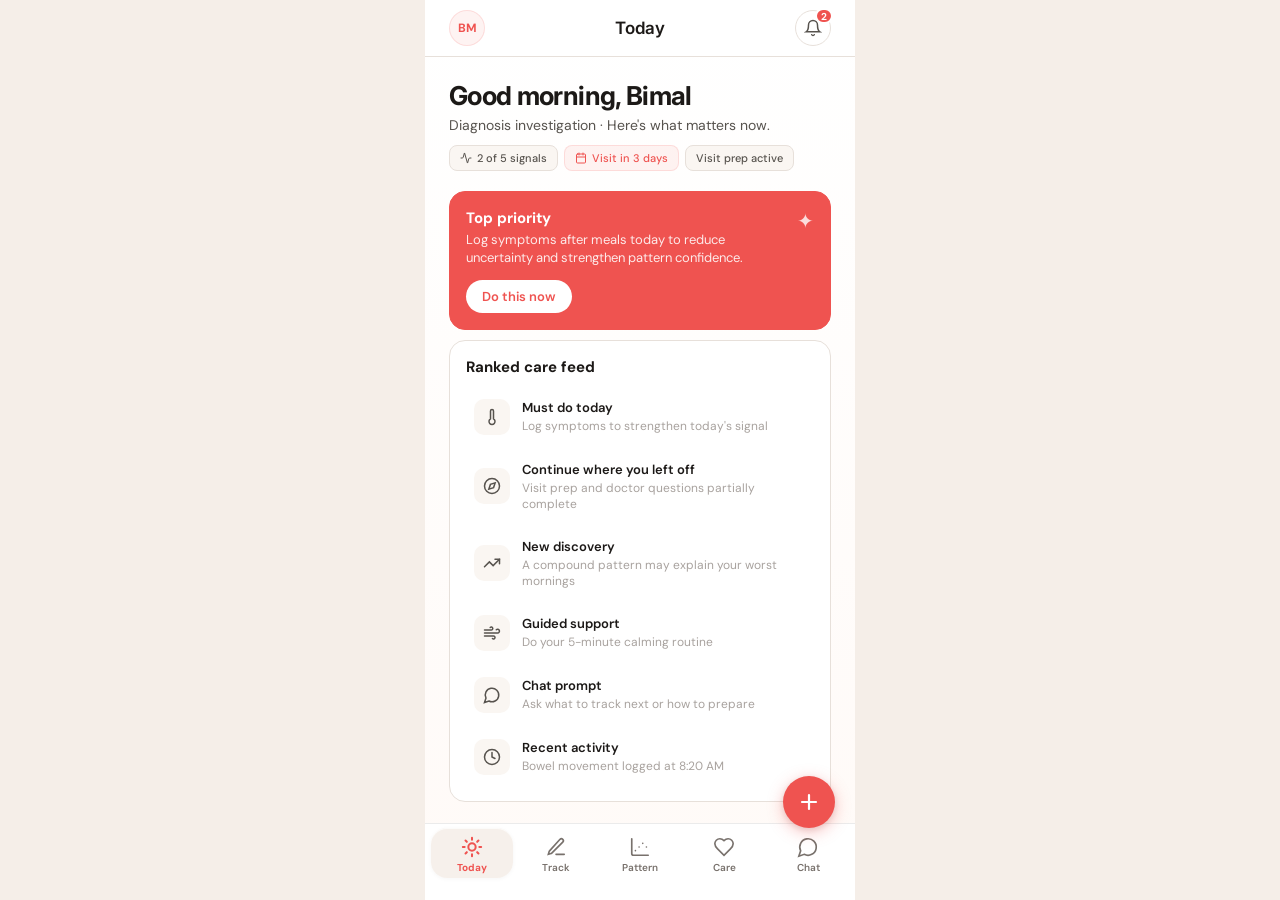
<file: index.html>
<!DOCTYPE html>
<html lang="en">
<head>
  <meta charset="UTF-8">
  <meta name="viewport" content="width=device-width, initial-scale=1.0, maximum-scale=1.0, user-scalable=no">
  <title>Gutsphere — Constipation</title>
  <link rel="preconnect" href="https://fonts.googleapis.com">
  <link href="https://fonts.googleapis.com/css2?family=DM+Sans:ital,wght@0,400;0,500;0,600;0,700;1,400&family=Inter:wght@400;500;600;700&display=swap" rel="stylesheet">
  <link rel="stylesheet" href="shared/styles.css">
</head>
<body>
  <script type="module">
    import { boot } from './shared/shell.js';
    import data from './conditions/constipation.js';
    boot(data);
  </script>
</body>
</html>
</file>
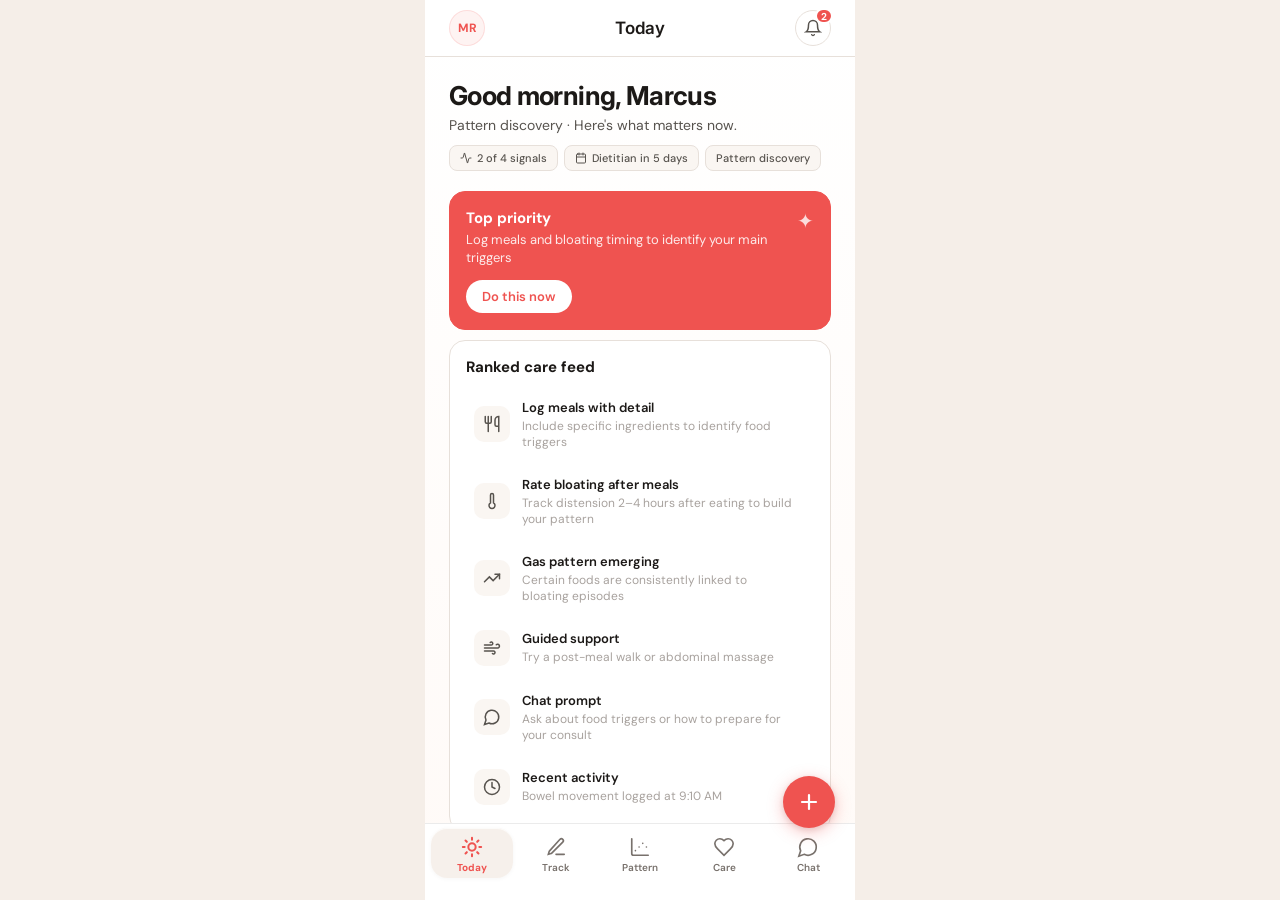
<file: bloating/index.html>
<!DOCTYPE html>
<html lang="en">
<head>
  <meta charset="UTF-8">
  <meta name="viewport" content="width=device-width, initial-scale=1.0, maximum-scale=1.0, user-scalable=no">
  <title>Gutsphere — Bloating</title>
  <link rel="preconnect" href="https://fonts.googleapis.com">
  <link href="https://fonts.googleapis.com/css2?family=DM+Sans:ital,wght@0,400;0,500;0,600;0,700;1,400&family=Inter:wght@400;500;600;700&display=swap" rel="stylesheet">
  <link rel="stylesheet" href="../shared/styles.css">
</head>
<body>
  <script type="module">
    import { boot } from '../shared/shell.js';
    import data from '../conditions/bloating.js';
    boot(data);
  </script>
</body>
</html>
</file>
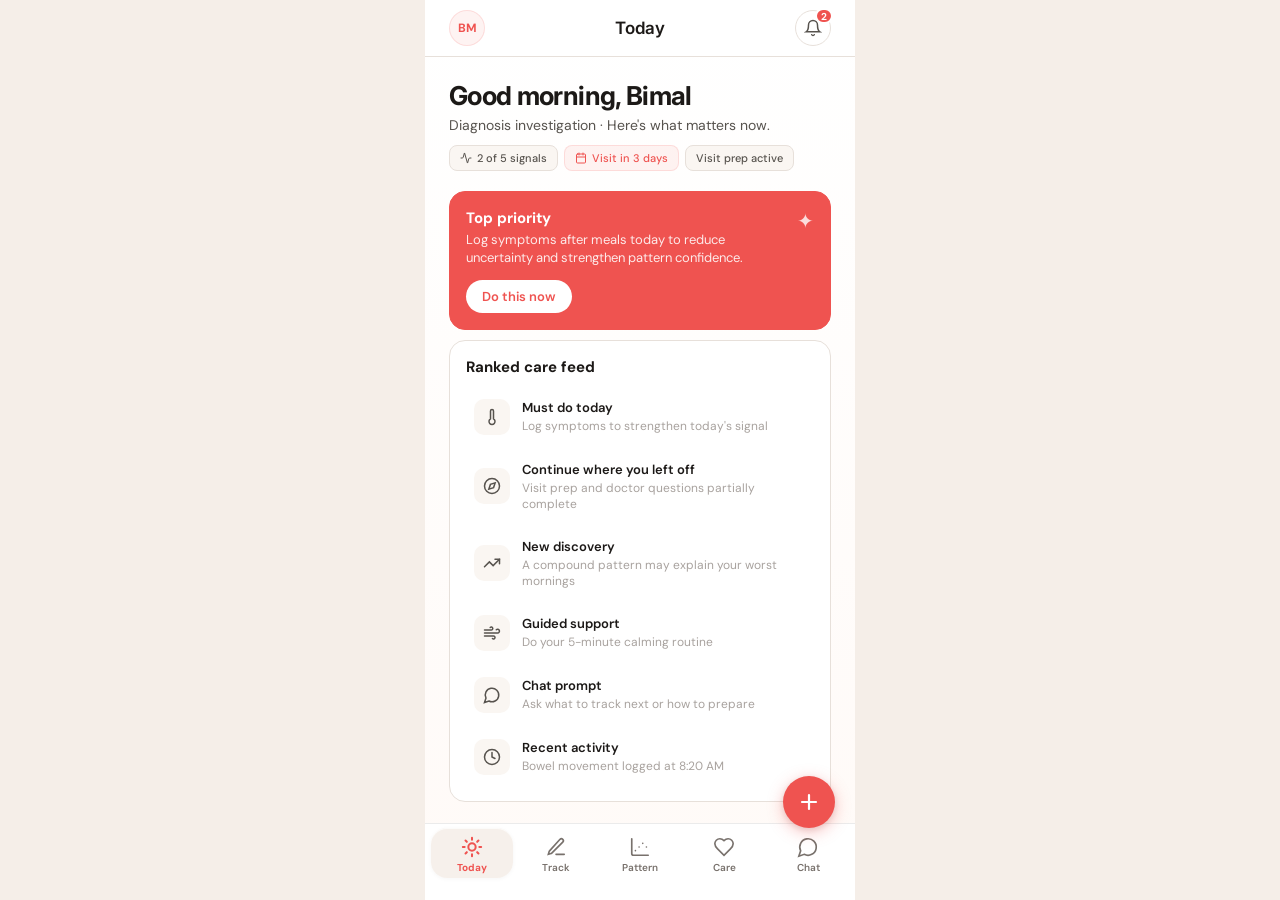
<file: constipation/index.html>
<!DOCTYPE html>
<html lang="en">
<head>
  <meta charset="UTF-8">
  <meta name="viewport" content="width=device-width, initial-scale=1.0, maximum-scale=1.0, user-scalable=no">
  <title>Gutsphere — Constipation</title>
  <link rel="preconnect" href="https://fonts.googleapis.com">
  <link href="https://fonts.googleapis.com/css2?family=DM+Sans:ital,wght@0,400;0,500;0,600;0,700;1,400&family=Inter:wght@400;500;600;700&display=swap" rel="stylesheet">
  <link rel="stylesheet" href="../shared/styles.css">
</head>
<body>
  <script type="module">
    import { boot } from '../shared/shell.js';
    import data from '../conditions/constipation.js';
    boot(data);
  </script>
</body>
</html>
</file>
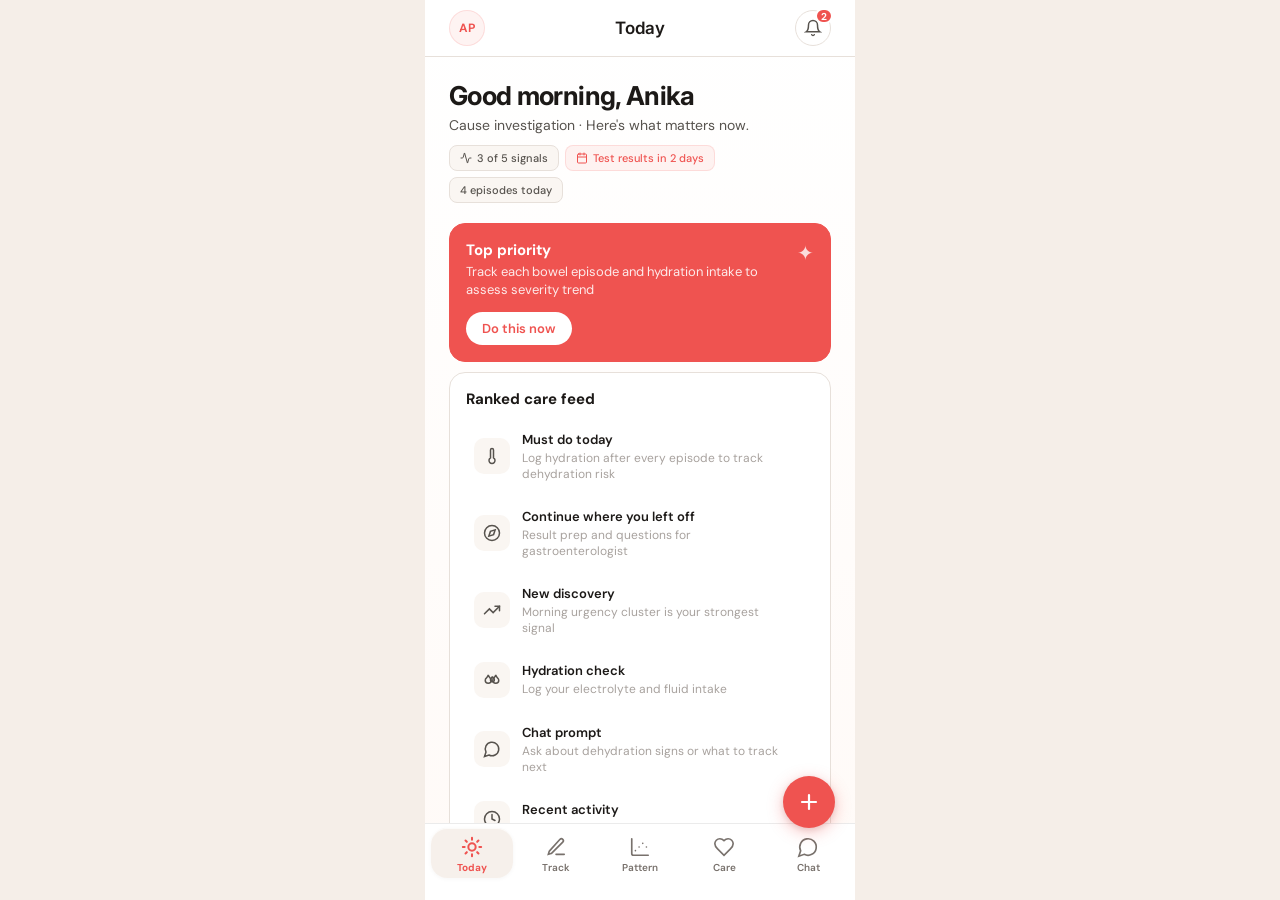
<file: diarrhea/index.html>
<!DOCTYPE html>
<html lang="en">
<head>
  <meta charset="UTF-8">
  <meta name="viewport" content="width=device-width, initial-scale=1.0, maximum-scale=1.0, user-scalable=no">
  <title>Gutsphere — Diarrhea</title>
  <link rel="preconnect" href="https://fonts.googleapis.com">
  <link href="https://fonts.googleapis.com/css2?family=DM+Sans:ital,wght@0,400;0,500;0,600;0,700;1,400&family=Inter:wght@400;500;600;700&display=swap" rel="stylesheet">
  <link rel="stylesheet" href="../shared/styles.css">
</head>
<body>
  <script type="module">
    import { boot } from '../shared/shell.js';
    import data from '../conditions/diarrhea.js';
    boot(data);
  </script>
</body>
</html>
</file>
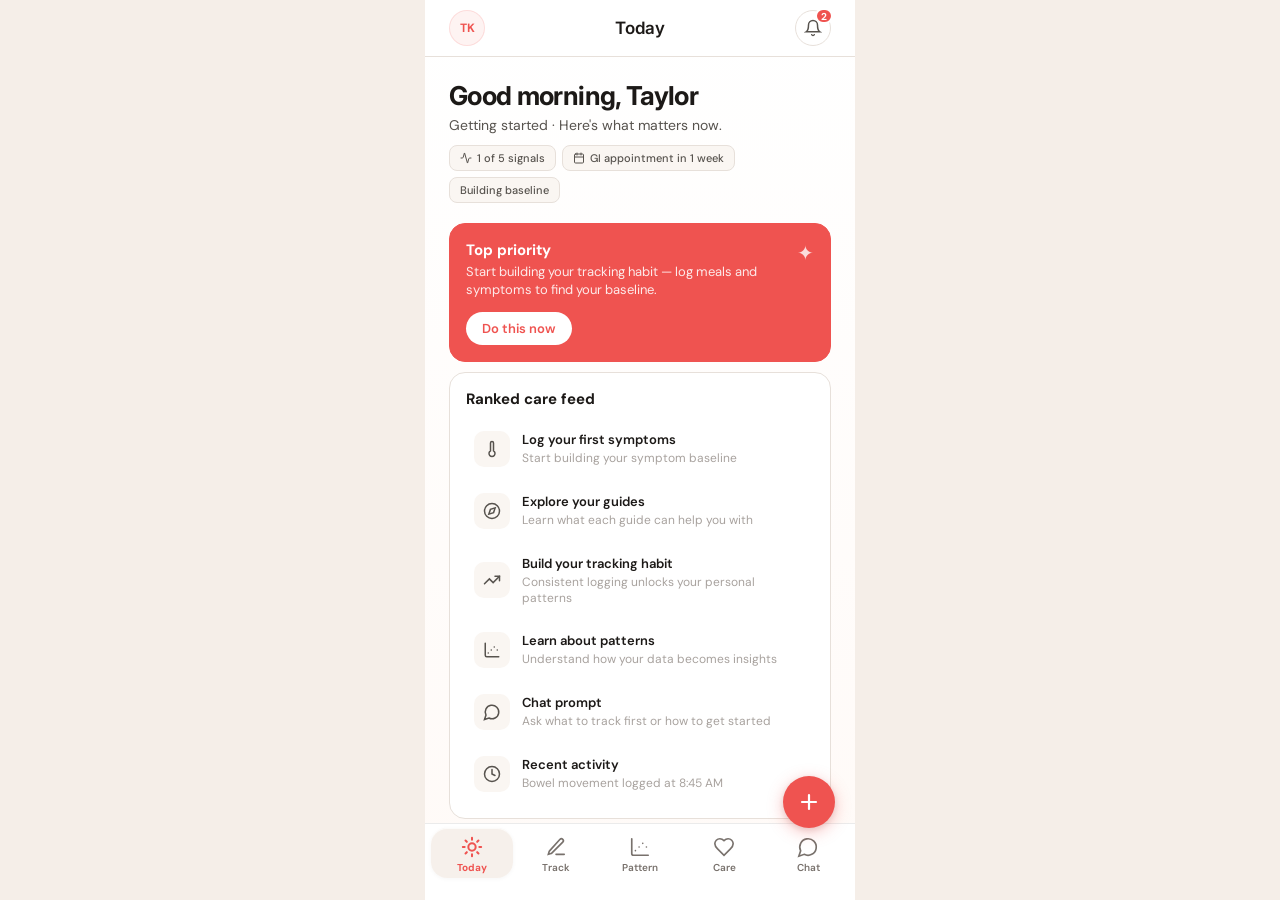
<file: general/index.html>
<!DOCTYPE html>
<html lang="en">
<head>
  <meta charset="UTF-8">
  <meta name="viewport" content="width=device-width, initial-scale=1.0, maximum-scale=1.0, user-scalable=no">
  <title>Gutsphere — General Gut Health</title>
  <link rel="preconnect" href="https://fonts.googleapis.com">
  <link href="https://fonts.googleapis.com/css2?family=DM+Sans:ital,wght@0,400;0,500;0,600;0,700;1,400&family=Inter:wght@400;500;600;700&display=swap" rel="stylesheet">
  <link rel="stylesheet" href="../shared/styles.css">
</head>
<body>
  <script type="module">
    import { boot } from '../shared/shell.js';
    import data from '../conditions/general.js';
    boot(data);
  </script>
</body>
</html>
</file>
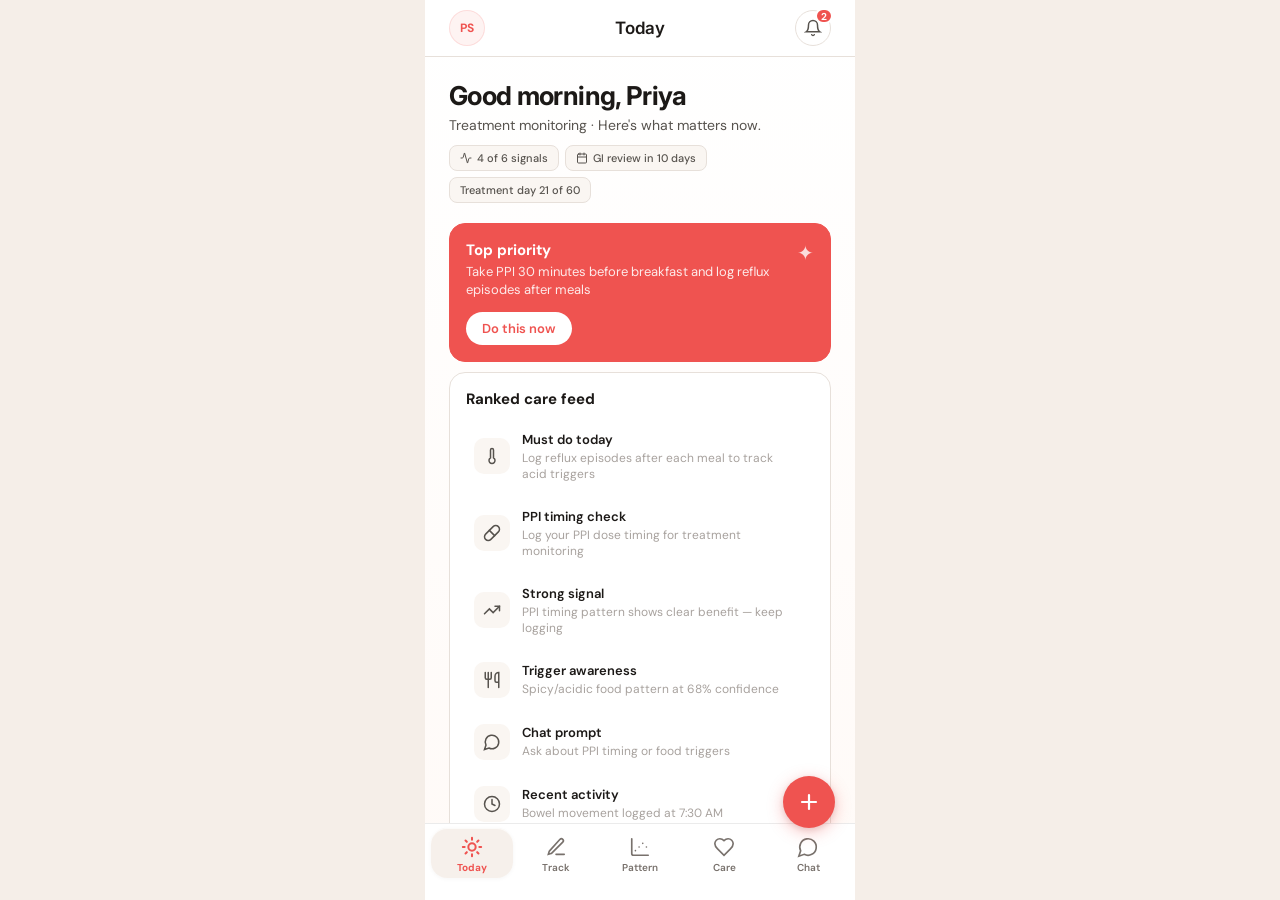
<file: gerd/index.html>
<!DOCTYPE html>
<html lang="en">
<head>
  <meta charset="UTF-8">
  <meta name="viewport" content="width=device-width, initial-scale=1.0, maximum-scale=1.0, user-scalable=no">
  <title>Gutsphere — GERD</title>
  <link rel="preconnect" href="https://fonts.googleapis.com">
  <link href="https://fonts.googleapis.com/css2?family=DM+Sans:ital,wght@0,400;0,500;0,600;0,700;1,400&family=Inter:wght@400;500;600;700&display=swap" rel="stylesheet">
  <link rel="stylesheet" href="../shared/styles.css">
</head>
<body>
  <script type="module">
    import { boot } from '../shared/shell.js';
    import data from '../conditions/gerd.js';
    boot(data);
  </script>
</body>
</html>
</file>
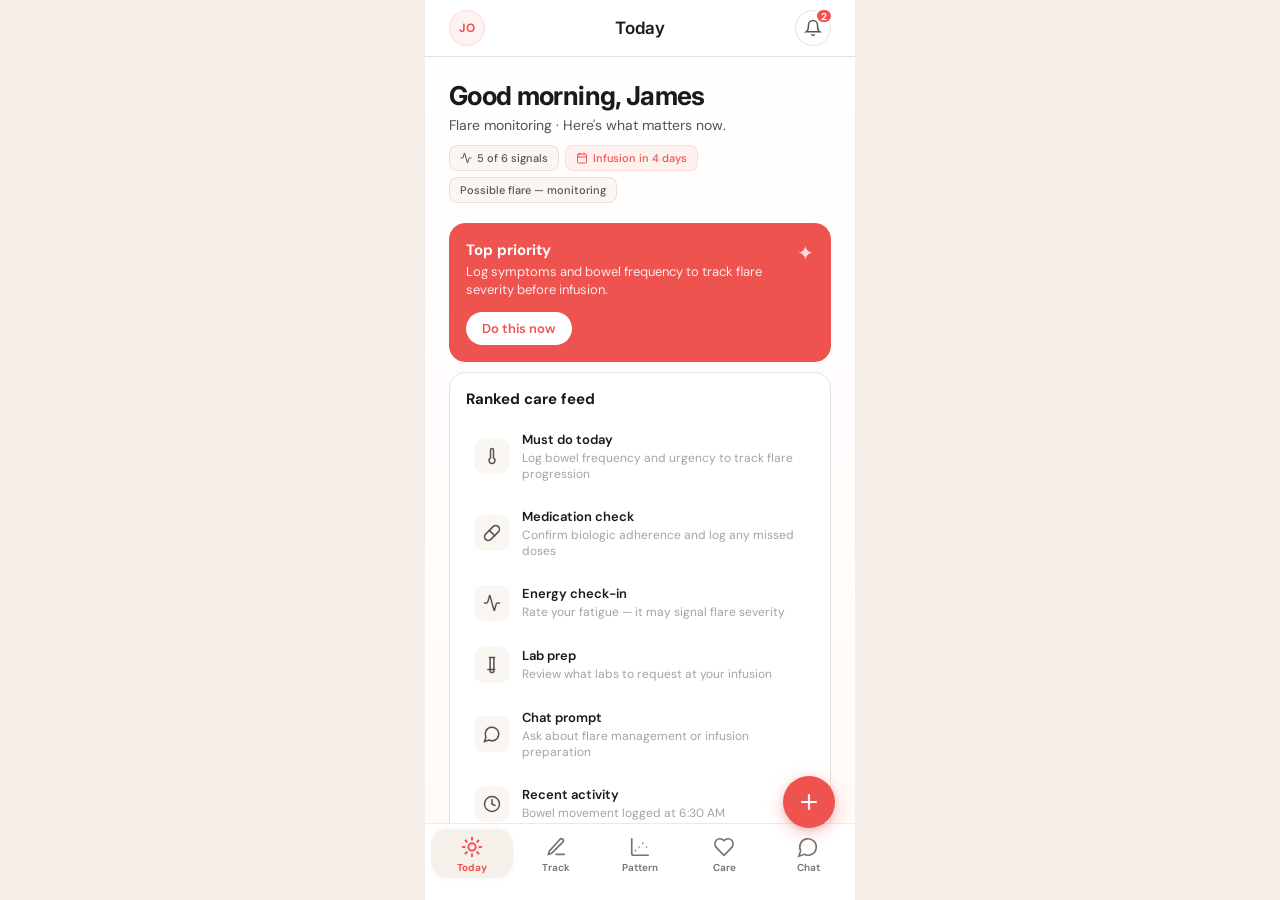
<file: ibd/index.html>
<!DOCTYPE html>
<html lang="en">
<head>
  <meta charset="UTF-8">
  <meta name="viewport" content="width=device-width, initial-scale=1.0, maximum-scale=1.0, user-scalable=no">
  <title>Gutsphere — IBD</title>
  <link rel="preconnect" href="https://fonts.googleapis.com">
  <link href="https://fonts.googleapis.com/css2?family=DM+Sans:ital,wght@0,400;0,500;0,600;0,700;1,400&family=Inter:wght@400;500;600;700&display=swap" rel="stylesheet">
  <link rel="stylesheet" href="../shared/styles.css">
</head>
<body>
  <script type="module">
    import { boot } from '../shared/shell.js';
    import data from '../conditions/ibd.js';
    boot(data);
  </script>
</body>
</html>
</file>
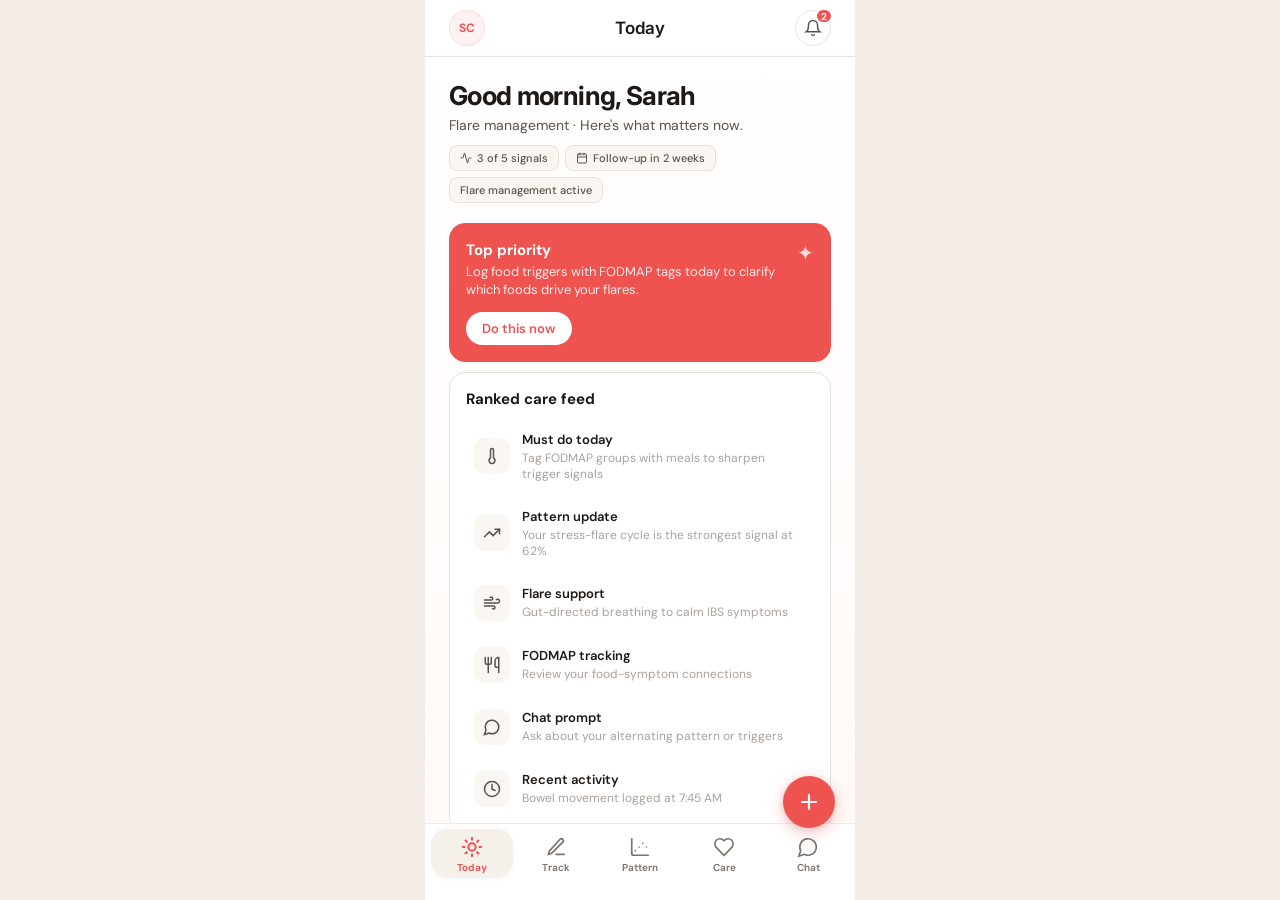
<file: ibs/index.html>
<!DOCTYPE html>
<html lang="en">
<head>
  <meta charset="UTF-8">
  <meta name="viewport" content="width=device-width, initial-scale=1.0, maximum-scale=1.0, user-scalable=no">
  <title>Gutsphere — IBS</title>
  <link rel="preconnect" href="https://fonts.googleapis.com">
  <link href="https://fonts.googleapis.com/css2?family=DM+Sans:ital,wght@0,400;0,500;0,600;0,700;1,400&family=Inter:wght@400;500;600;700&display=swap" rel="stylesheet">
  <link rel="stylesheet" href="../shared/styles.css">
</head>
<body>
  <script type="module">
    import { boot } from '../shared/shell.js';
    import data from '../conditions/ibs.js';
    boot(data);
  </script>
</body>
</html>
</file>
<file: shared/styles.css>
/* Gutsphere Design System — CSS v2 */
*,*::before,*::after{box-sizing:border-box;margin:0;padding:0}
:root{
  --coral:#EF5350;--coral-glow:rgba(239,83,80,.07);--coral-light:rgba(239,83,80,.14);
  --white:#FFFFFF;--sand:#F5EEE8;--sand-light:#FAF6F2;--warm-cream:#FFFAF7;
  --border:#E7E0DA;--border-hover:#D4CCC5;
  --text-primary:#1C1917;--text-secondary:#57534E;--text-muted:#A8A29E;--text-hint:#C4BBB5;
  --green:#2E7D32;
  --font-d:'Inter',-apple-system,'SF Pro Display',sans-serif;
  --font-b:'DM Sans',-apple-system,sans-serif;
  --page-px:24px;--safe-bottom:32px;
  --ease-out:cubic-bezier(.4,0,.2,1);--ease-bounce:cubic-bezier(.34,1.56,.64,1);
}
html,body{font-family:var(--font-b);background:var(--sand);color:var(--text-primary);overflow:hidden;height:100dvh;-webkit-font-smoothing:antialiased}

/* Shell */
.shell{width:100%;max-width:430px;height:100dvh;margin:0 auto;position:relative;overflow:hidden;background:linear-gradient(180deg,var(--white) 0%,var(--warm-cream) 100%);display:flex;flex-direction:column}

/* Header */
.header{flex-shrink:0;z-index:20;background:rgba(255,255,255,.92);backdrop-filter:blur(20px) saturate(180%);-webkit-backdrop-filter:blur(20px) saturate(180%);padding:10px var(--page-px) 10px;border-bottom:1px solid var(--border)}
.header-status{display:flex;align-items:center;justify-content:space-between;font-size:11px;font-weight:600;color:var(--text-primary);margin-bottom:8px;padding:0 2px}
.header-row{display:flex;align-items:center;justify-content:space-between;gap:12px}
.header-title{flex:1;text-align:center;font-family:var(--font-d);font-size:17px;font-weight:600;letter-spacing:-.02em;color:var(--text-primary)}
.header-icon{width:36px;height:36px;border-radius:50%;border:1px solid var(--border);background:var(--white);display:flex;align-items:center;justify-content:center;cursor:pointer;transition:border-color .2s,transform .15s;position:relative;flex-shrink:0;color:var(--text-secondary)}
.header-icon:active{transform:scale(.92)}
.header-icon svg{width:18px;height:18px}
.badge{position:absolute;top:-3px;right:-3px;min-width:16px;height:16px;border-radius:8px;background:var(--coral);color:var(--white);font-size:10px;font-weight:700;display:flex;align-items:center;justify-content:center;padding:0 4px;border:2px solid var(--white)}
.header-left{min-width:36px}
.header-right{display:flex;align-items:center;gap:8px;min-width:36px;justify-content:flex-end}

/* Avatar */
.avatar-sm{width:36px;height:36px;border-radius:50%;background:var(--coral-glow);border:1.5px solid var(--coral-light);display:flex;align-items:center;justify-content:center;font-size:12px;font-weight:700;color:var(--coral);cursor:pointer;transition:transform .15s}
.avatar-sm:active{transform:scale(.92)}
.avatar-lg{width:52px;height:52px;border-radius:16px;background:var(--coral-glow);border:1.5px solid var(--coral-light);display:flex;align-items:center;justify-content:center;font-size:15px;font-weight:700;color:var(--coral);flex-shrink:0}

/* Content */
.content{flex:1;overflow-y:auto;overflow-x:hidden;-webkit-overflow-scrolling:touch;padding-bottom:24px}
.page{padding:var(--page-px)}
.page-title{font-family:var(--font-d);font-size:26px;font-weight:700;letter-spacing:-.025em;color:var(--text-primary);line-height:1.15}
.page-subtitle{font-size:14px;color:var(--text-secondary);margin-top:4px;line-height:1.45}

/* Cards */
.card{background:var(--white);border-radius:16px;padding:16px;margin-bottom:10px;border:1px solid var(--border);transition:border-color .3s,box-shadow .3s,transform .2s}
.card.interactive{cursor:pointer}
.card.interactive:hover{border-color:var(--border-hover);transform:translateY(-1px);box-shadow:0 4px 12px rgba(0,0,0,.05)}
.card.interactive:active{transform:scale(.985)}
.card.hl{border-color:var(--coral);box-shadow:0 0 0 3px rgba(239,83,80,.12)}
.card.coral-fill{background:var(--coral);border-color:var(--coral);color:var(--white)}
.card.dark{background:var(--text-primary);border-color:var(--text-primary);color:var(--white)}
.card.coral-glow-bg{background:var(--coral-glow);border-color:var(--coral-light)}
.card-header{display:flex;align-items:flex-start;justify-content:space-between;gap:12px}
.card-title{font-size:14px;font-weight:700;color:var(--text-primary)}
.card-subtitle{font-size:13px;color:var(--text-secondary);margin-top:4px;line-height:1.4}
.card.dark .card-title,.card.coral-fill .card-title{color:var(--white)}
.card.dark .card-subtitle{color:rgba(255,255,255,.6)}
.card.coral-fill .card-subtitle{color:rgba(255,255,255,.85)}

/* Chips */
.chip{display:inline-flex;align-items:center;padding:4px 10px;border-radius:6px;font-size:11px;font-weight:600;white-space:nowrap}
.chip.coral{background:var(--coral-glow);color:var(--coral)}
.chip.amber{background:#FEF3C7;color:#92400E}
.chip.green{background:#D1FAE5;color:#065F46}
.chip.sky{background:rgba(56,189,248,.12);color:#0369A1}

/* Rows */
.row{display:flex;align-items:center;gap:12px;padding:10px 4px;border-radius:12px;cursor:pointer;transition:background .12s}
.row:hover{background:var(--sand-light)}
.row:active{background:var(--sand)}
.row-icon{width:40px;height:40px;border-radius:12px;background:var(--sand-light);display:flex;align-items:center;justify-content:center;flex-shrink:0;color:var(--text-secondary)}
.row-icon svg{width:18px;height:18px}
.row-icon.coral-bg{background:var(--coral-glow);color:var(--coral)}
.row-icon.green-bg{background:#D1FAE5;color:var(--green)}
.row-icon.amber-bg{background:#FEF3C7;color:#92400E}
.row-icon.sky-bg{background:rgba(56,189,248,.12);color:#0369A1}
.row-body{flex:1;min-width:0}
.row-title{font-size:14px;font-weight:500;color:var(--text-primary);overflow:hidden;text-overflow:ellipsis;white-space:nowrap}
.row-subtitle{font-size:12px;color:var(--text-muted);margin-top:2px;overflow:hidden;text-overflow:ellipsis;white-space:nowrap}
.row-chevron{color:var(--text-hint);flex-shrink:0}
.row-chevron svg{width:16px;height:16px}
.row-meta{font-size:11px;color:var(--text-hint);font-weight:500;flex-shrink:0}

/* Segments */
.segments{display:flex;gap:6px;overflow-x:auto;padding:0 0 8px;margin-bottom:8px;scrollbar-width:none;position:relative;-webkit-mask-image:linear-gradient(to right, black 85%, transparent 100%);mask-image:linear-gradient(to right, black 85%, transparent 100%)}
.segments::-webkit-scrollbar{display:none}
.segments.scrolled-end{-webkit-mask-image:none;mask-image:none}
.segments.scrolled-mid{-webkit-mask-image:linear-gradient(to right, transparent 0%, black 5%, black 85%, transparent 100%);mask-image:linear-gradient(to right, transparent 0%, black 5%, black 85%, transparent 100%)}
.seg{padding:8px 14px;border-radius:20px;font-size:13px;font-weight:500;white-space:nowrap;cursor:pointer;transition:background .2s,color .2s;border:none;background:var(--sand-light);color:var(--text-secondary);font-family:var(--font-b)}
.seg:hover{background:var(--sand)}
.seg.active{background:var(--coral);color:var(--white);font-weight:600}

/* Sub-segment pills (nested inside a panel) — subtler than top-level */
.seg-panel .seg.active{background:var(--coral-glow);color:var(--coral)}

/* Bottom Nav */
.bottom-nav{flex-shrink:0;z-index:20;background:rgba(255,255,255,.95);backdrop-filter:blur(24px) saturate(180%);-webkit-backdrop-filter:blur(24px) saturate(180%);padding:4px 6px 8px;border-top:.5px solid rgba(0,0,0,.08)}
.bottom-nav-inner{display:grid;grid-template-columns:repeat(5,1fr);gap:2px}
.nav-tab{display:flex;flex-direction:column;align-items:center;justify-content:center;gap:3px;padding:8px 6px 4px;cursor:pointer;border:none;background:transparent;transition:background .25s,color .2s,transform .15s,box-shadow .25s;color:#78716C;font-family:var(--font-b);border-radius:16px}
.nav-tab:active{transform:scale(.92)}
.nav-tab svg{width:22px;height:22px;stroke-width:1.8}
.nav-tab .nav-label{font-size:10px;font-weight:600}
.nav-tab.active{background:rgba(245,238,232,.85);color:var(--coral);box-shadow:0 1px 4px rgba(0,0,0,.04),inset 0 1px 0 rgba(255,255,255,.7)}
.nav-tab.active svg{stroke-width:2.2}
.nav-tab.active .nav-label{font-weight:700}

/* FAB */
.fab{position:absolute;bottom:72px;right:20px;z-index:20;width:52px;height:52px;border-radius:50%;background:var(--coral);color:var(--white);border:none;cursor:pointer;display:flex;align-items:center;justify-content:center;box-shadow:0 4px 16px rgba(239,83,80,.35),0 2px 6px rgba(0,0,0,.1);transition:transform .25s var(--ease-bounce)}
.fab:hover{transform:scale(1.06)}
.fab:active{transform:scale(.9)}
.fab svg{width:24px;height:24px;stroke-width:2.2}

/* Sheet */
.sheet-overlay{position:absolute;inset:0;z-index:30;background:rgba(28,25,23,.3);backdrop-filter:blur(2px);display:flex;align-items:flex-end;opacity:0;pointer-events:none;transition:opacity .25s ease}
.sheet-overlay.open{opacity:1;pointer-events:auto}
.sheet-panel{width:100%;background:var(--white);border-radius:24px 24px 0 0;border-top:1px solid var(--border);padding:12px var(--page-px) var(--safe-bottom);box-shadow:0 -8px 40px rgba(0,0,0,.12);transform:translateY(100%);transition:transform .35s var(--ease-out);max-height:80vh;overflow-y:auto}
.sheet-overlay.open .sheet-panel{transform:translateY(0)}
.sheet-handle{width:40px;height:4px;border-radius:2px;background:var(--border);margin:0 auto 16px}
.sheet-header{display:flex;align-items:center;justify-content:space-between;margin-bottom:16px}
.sheet-title{font-family:var(--font-d);font-size:18px;font-weight:600;color:var(--text-primary)}

/* Buttons */
.btn{width:100%;padding:14px;border-radius:16px;background:var(--coral);color:var(--white);font-family:var(--font-b);font-size:15px;font-weight:600;border:none;cursor:pointer;transition:transform .15s;text-align:center}
.btn:active{transform:scale(.97)}
.btn-outline{background:var(--white);color:var(--coral);border:1.5px solid var(--coral)}
.btn-sm{padding:8px 16px;font-size:13px;width:auto;border-radius:20px}

/* Group Labels */
.group-label{font-size:11px;font-weight:600;text-transform:uppercase;letter-spacing:.06em;color:var(--text-hint);margin-bottom:8px;margin-top:16px;padding:0 2px}
.group-label:first-child{margin-top:0}

/* Quick Add Grid */
.quick-grid{display:grid;grid-template-columns:repeat(3,1fr);gap:8px}
.quick-item{display:flex;flex-direction:column;align-items:center;gap:8px;padding:14px 8px;border-radius:16px;border:1px solid var(--border);background:var(--white);cursor:pointer;transition:border-color .2s,transform .15s,background .15s}
.quick-item:hover{border-color:var(--coral-light);background:var(--coral-glow)}
.quick-item:active{transform:scale(.95)}
.quick-item .qi-icon{width:40px;height:40px;border-radius:12px;background:var(--sand-light);display:flex;align-items:center;justify-content:center;color:var(--text-secondary)}
.quick-item .qi-icon svg{width:20px;height:20px}
.quick-item .qi-label{font-size:11px;font-weight:500;color:var(--text-secondary);text-align:center}

/* Guide List (Chat) */
.guide-row{display:flex;align-items:center;gap:12px;padding:12px;border-radius:14px;cursor:pointer;transition:background .12s;margin-bottom:2px}
.guide-row:hover{background:var(--sand-light)}
.guide-row:active{background:var(--sand)}
.guide-avatar{width:44px;height:44px;border-radius:50%;display:flex;align-items:center;justify-content:center;flex-shrink:0}
.guide-avatar svg{width:20px;height:20px}
.guide-avatar.neutral{background:var(--sand-light);color:var(--text-secondary)}
.guide-avatar.coral{background:var(--coral-glow);color:var(--coral)}
.guide-avatar.green{background:#D1FAE5;color:var(--green)}
.guide-avatar.sky{background:rgba(56,189,248,.12);color:#0369A1}
.guide-avatar.amber{background:#FEF3C7;color:#92400E}
.guide-avatar.purple{background:rgba(139,92,246,.1);color:#7C3AED}
.guide-avatar.rose{background:rgba(244,63,94,.08);color:#E11D48}
.guide-body{flex:1;min-width:0}
.guide-name{font-size:14px;font-weight:600;color:var(--text-primary)}
.guide-desc{font-size:12px;color:var(--text-muted);margin-top:2px;line-height:1.35}

/* Chat thread */
.prompt-chips{display:flex;flex-wrap:wrap;gap:6px;margin-bottom:12px}
.prompt-chip{padding:8px 12px;border-radius:20px;font-size:12px;font-weight:500;color:var(--text-secondary);background:var(--sand-light);border:1px solid var(--border);cursor:pointer;transition:background .15s,border-color .15s}
.prompt-chip:hover{background:var(--coral-glow);border-color:var(--coral-light);color:var(--coral)}
.chat-bubbles{display:flex;flex-direction:column;gap:10px}
.bubble{max-width:82%;padding:12px 16px;border-radius:20px;font-size:14px;line-height:1.45}
.bubble.user{align-self:flex-end;background:var(--coral);color:var(--white);border-bottom-right-radius:6px}
.bubble.assistant{align-self:flex-start;background:var(--white);color:var(--text-secondary);border:1px solid var(--border);border-bottom-left-radius:6px}
.chat-input-bar{display:flex;align-items:center;gap:8px;padding:6px 6px 6px 14px;border-radius:24px;border:1px solid var(--border);background:var(--white);margin-top:16px}
.chat-input-bar input{flex:1;border:none;outline:none;font-family:var(--font-b);font-size:14px;color:var(--text-primary);background:transparent}
.chat-input-bar input::placeholder{color:var(--text-hint)}
.chat-send{width:34px;height:34px;border-radius:50%;background:var(--coral);color:var(--white);border:none;cursor:pointer;display:flex;align-items:center;justify-content:center;transition:transform .15s}
.chat-send:active{transform:scale(.9)}
.chat-send svg{width:16px;height:16px}

/* Detail grid / info / question */
.detail-grid{display:grid;grid-template-columns:1fr 1fr;gap:8px;margin-top:12px}
.detail-cell{padding:12px;border-radius:12px;background:var(--sand-light)}
.detail-cell-label{font-size:11px;font-weight:500;color:var(--text-muted)}
.detail-cell-value{font-size:14px;font-weight:600;color:var(--text-primary);margin-top:4px}
.info-box{padding:12px 14px;border-radius:12px;font-size:13px;line-height:1.45;margin-top:12px}
.info-box.amber{background:#FEF3C7;color:#92400E}
.info-box.coral-soft{background:var(--coral-glow);color:var(--coral)}
.question-item{padding:12px 14px;border-radius:12px;background:var(--sand-light);font-size:14px;color:var(--text-secondary);line-height:1.4}
.question-item+.question-item{margin-top:8px}
.placeholder{padding:20px;border-radius:16px;background:var(--sand-light);color:var(--text-muted);font-size:13px;text-align:center;line-height:1.5}

/* Profile */
.profile-header{display:flex;align-items:center;gap:14px}
.profile-name{font-family:var(--font-d);font-size:18px;font-weight:600;color:var(--text-primary)}
.profile-desc{font-size:13px;color:var(--text-muted);margin-top:2px}

/* Today feed cards */
.feed-card{background:transparent;border-radius:12px;padding:10px 8px;margin-bottom:0;border:none;cursor:pointer;transition:background .12s,transform .15s;display:flex;align-items:center;gap:12px}
.feed-card:hover{background:var(--sand-light)}
.feed-card:active{transform:scale(.985)}
.feed-icon{width:36px;height:36px;border-radius:10px;display:flex;align-items:center;justify-content:center;flex-shrink:0;background:var(--sand-light);color:var(--text-secondary)}
.feed-icon svg{width:18px;height:18px}
.feed-body{flex:1;min-width:0}
.feed-title{font-size:13px;font-weight:600;color:var(--text-primary)}
.feed-subtitle{font-size:12px;color:var(--text-muted);margin-top:2px}

/* State pills */
.state-bar{display:flex;gap:6px;flex-wrap:wrap;margin-top:10px}
.state-pill{display:inline-flex;align-items:center;gap:5px;padding:5px 10px;border-radius:8px;font-size:11px;font-weight:500;background:var(--sand-light);color:var(--text-secondary);border:1px solid var(--border)}
.state-pill svg{width:12px;height:12px}
.state-pill.urgent{background:var(--coral-glow);color:var(--coral);border-color:var(--coral-light)}

/* Confidence */
.confidence-bar{display:flex;align-items:center;gap:8px;margin-top:10px}
.confidence-track{flex:1;height:4px;border-radius:2px;background:var(--border);overflow:hidden}
.confidence-fill{height:100%;border-radius:2px;background:var(--coral);transition:width .4s ease}
.confidence-label{font-size:11px;font-weight:500;color:var(--text-muted);white-space:nowrap}

/* Utils */
.hidden{display:none!important}
.flex-between{display:flex;align-items:center;justify-content:space-between}
.mt-4{margin-top:16px}.mt-3{margin-top:12px}.mt-2{margin-top:8px}.mb-3{margin-bottom:12px}
.gap-sm{height:8px}.gap-md{height:14px}.gap-lg{height:20px}
.space-y>*+*{margin-top:4px}

/* Pattern chart placeholder */
.mini-chart{display:flex;align-items:flex-end;gap:3px;height:48px;padding:8px 0}
.mini-chart .bar{flex:1;border-radius:3px 3px 0 0;background:var(--coral-light);transition:height .4s ease;min-width:0}
.mini-chart .bar.active{background:var(--coral)}
.mini-chart .bar.muted{background:var(--border)}

/* Signal summary row */
.signal-row{display:flex;align-items:center;gap:10px;padding:8px 12px;border-radius:10px;background:var(--sand-light);margin-bottom:6px}
.signal-dot{width:8px;height:8px;border-radius:50%;flex-shrink:0}
.signal-dot.coral{background:var(--coral)}
.signal-dot.amber{background:#F59E0B}
.signal-dot.green{background:var(--green)}
.signal-dot.muted{background:var(--text-hint)}
.signal-label{font-size:13px;color:var(--text-secondary);flex:1}
.signal-value{font-size:13px;font-weight:600;color:var(--text-primary)}

/* Profile care context */
.care-context-bar{display:flex;gap:8px;margin-top:12px;flex-wrap:wrap}
.care-tag{display:inline-flex;align-items:center;gap:4px;padding:5px 10px;border-radius:8px;font-size:11px;font-weight:500;border:1px solid var(--border);background:var(--white);color:var(--text-secondary)}
.care-tag svg{width:12px;height:12px}
.care-tag.active-tag{border-color:var(--coral-light);background:var(--coral-glow);color:var(--coral)}

/* Notification items */
.notif-item{display:flex;align-items:flex-start;gap:12px;padding:12px;border-radius:14px;cursor:pointer;transition:background .12s;margin-bottom:2px;position:relative}
.notif-item:hover{background:var(--sand-light)}
.notif-item:active{background:var(--sand)}
.notif-icon{width:40px;height:40px;border-radius:12px;display:flex;align-items:center;justify-content:center;flex-shrink:0;background:var(--sand-light);color:var(--text-secondary)}
.notif-icon svg{width:18px;height:18px}
.notif-body{flex:1;min-width:0}
.notif-title{font-size:14px;font-weight:500;color:var(--text-primary)}
.notif-sub{font-size:12px;color:var(--text-muted);margin-top:2px;line-height:1.35}
.notif-time{font-size:11px;color:var(--text-hint);margin-top:4px}
.notif-unread{position:absolute;top:14px;left:6px;width:6px;height:6px;border-radius:50%;background:var(--coral)}
.notif-urgent{border-left:3px solid var(--coral);padding-left:9px}
.time-group{font-size:11px;font-weight:600;text-transform:uppercase;letter-spacing:.05em;color:var(--text-hint);padding:12px 12px 6px;margin-top:4px}

/* Guided exercise preview */
.guided-card{display:flex;align-items:center;gap:14px;padding:14px;border-radius:14px;border:1px solid var(--border);background:var(--white);cursor:pointer;transition:border-color .2s,transform .15s;margin-bottom:8px}
.guided-card:hover{border-color:var(--coral-light);transform:translateY(-1px)}
.guided-card:active{transform:scale(.985)}
.guided-icon{width:48px;height:48px;border-radius:14px;display:flex;align-items:center;justify-content:center;flex-shrink:0;background:var(--sand-light);color:var(--text-secondary)}
.guided-icon svg{width:22px;height:22px}
.guided-body{flex:1;min-width:0}
.guided-name{font-size:14px;font-weight:600;color:var(--text-primary)}
.guided-meta{font-size:12px;color:var(--text-muted);margin-top:2px}
.guided-tag{display:inline-flex;align-items:center;gap:3px;padding:3px 8px;border-radius:6px;font-size:10px;font-weight:600;background:var(--sand-light);color:var(--text-muted);margin-top:6px}

/* Flare banner */
.flare-banner{background:linear-gradient(135deg,#FEF2F2 0%,#FFF7ED 100%);border:1.5px solid #FECACA;border-radius:16px;padding:16px;margin-bottom:10px}
.flare-banner .card-title{color:#DC2626}
.flare-banner .card-subtitle{color:#92400E}

/* Visit prep progress */
.prep-progress{display:flex;gap:4px;margin:12px 0 4px}
.prep-step{flex:1;height:4px;border-radius:2px;background:var(--border)}
.prep-step.done{background:var(--coral)}
.prep-step.active{background:var(--coral-light)}
.prep-label{font-size:11px;color:var(--text-muted);margin-top:4px}

.checklist-item{display:flex;align-items:center;gap:10px;padding:10px 12px;border-radius:10px;margin-bottom:6px;cursor:pointer;transition:background .12s}
.checklist-item:hover{background:var(--sand-light)}
.check-box{width:22px;height:22px;border-radius:6px;border:1.5px solid var(--border);display:flex;align-items:center;justify-content:center;flex-shrink:0;transition:background .15s,border-color .15s}
.check-box.checked{background:var(--coral);border-color:var(--coral)}
.check-box.checked svg{stroke:#fff}
.check-box svg{width:14px;height:14px;stroke:transparent;stroke-width:2.5}
.check-label{font-size:13px;color:var(--text-secondary);flex:1}
.check-label.done{text-decoration:line-through;color:var(--text-hint)}

/* Clinical timeline */
.timeline-item{display:flex;gap:12px;padding:4px 0;position:relative}
.timeline-dot-col{display:flex;flex-direction:column;align-items:center;width:20px;flex-shrink:0}
.timeline-dot{width:10px;height:10px;border-radius:50%;border:2px solid var(--border);background:var(--white);z-index:1}
.timeline-dot.active{border-color:var(--coral);background:var(--coral)}
.timeline-dot.done{border-color:var(--green);background:var(--green)}
.timeline-line{width:2px;flex:1;background:var(--border);margin:2px 0}
.timeline-body{flex:1;padding-bottom:16px}
.timeline-title{font-size:13px;font-weight:600;color:var(--text-primary)}
.timeline-sub{font-size:12px;color:var(--text-muted);margin-top:2px}

/* Report card (repeated from patterns for care) */
.report-card{background:var(--white);border:1.5px solid var(--border);border-radius:16px;padding:16px;margin-bottom:10px;cursor:pointer;transition:border-color .2s,transform .15s,box-shadow .15s}
.report-card:hover{border-color:var(--coral-light);transform:translateY(-1px);box-shadow:0 4px 12px rgba(0,0,0,.05)}
.report-card:active{transform:scale(.985)}
.report-card .report-badge{display:inline-flex;align-items:center;gap:4px;padding:4px 8px;border-radius:6px;font-size:10px;font-weight:600;text-transform:uppercase;letter-spacing:.04em}
.report-ready{background:#D1FAE5;color:#065F46}
.report-draft{background:#FEF3C7;color:#92400E}

/* Contributing factors */
.factor-row{display:flex;align-items:center;gap:10px;padding:10px 12px;border-radius:12px;background:var(--sand-light);margin-bottom:6px}
.factor-icon{width:28px;height:28px;border-radius:8px;display:flex;align-items:center;justify-content:center;flex-shrink:0}
.factor-icon svg{width:14px;height:14px}
.factor-body{flex:1;min-width:0}
.factor-name{font-size:13px;font-weight:500;color:var(--text-primary)}
.factor-strength{font-size:11px;color:var(--text-muted);margin-top:1px}
.factor-bar{width:48px;height:4px;border-radius:2px;background:var(--border);overflow:hidden;flex-shrink:0}
.factor-bar-fill{height:100%;border-radius:2px}

/* Page transition */
.screen{transition:opacity .25s ease,transform .25s ease}
.screen.entering{animation:screenIn .3s ease forwards}
@keyframes screenIn{from{opacity:0;transform:translateX(12px)}to{opacity:1;transform:translateX(0)}}

/* FAB rotation */
.fab.open svg{transform:rotate(45deg);transition:transform .25s var(--ease-bounce)}
.fab svg{transition:transform .25s var(--ease-bounce)}

/* List stagger helper (applied via JS) */
.stagger-item{opacity:0;transform:translateY(8px);transition:opacity .3s ease,transform .3s ease}
.stagger-item.visible{opacity:1;transform:translateY(0)}

/* Scroll reveal */
.reveal{opacity:0;transform:translateY(12px);transition:opacity .4s ease,transform .4s ease}
.reveal.shown{opacity:1;transform:translateY(0)}

/* Card press feedback (enhanced) */
.feed-card:active,.guided-card:active,.report-card:active,.notif-item:active{transform:scale(.975)!important}

/* Animations */
@keyframes fadeInUp{from{opacity:0;transform:translateY(12px)}to{opacity:1;transform:translateY(0)}}
.anim{animation:fadeInUp .35s ease forwards}
.anim-1{animation-delay:.04s;opacity:0}.anim-2{animation-delay:.08s;opacity:0}.anim-3{animation-delay:.12s;opacity:0}
.anim-4{animation-delay:.16s;opacity:0}.anim-5{animation-delay:.2s;opacity:0}.anim-6{animation-delay:.24s;opacity:0}
.anim-7{animation-delay:.28s;opacity:0}.anim-8{animation-delay:.32s;opacity:0}

/* ===== PHASE 9: FINAL POLISH ===== */

/* iOS-style status bar */
.header-status{
  font-family:var(--font-d);
  letter-spacing:.01em;
}
.header-status .status-time{font-weight:600;font-size:15px}
.header-status .status-icons{display:flex;align-items:center;gap:4px}
.header-status .status-icons svg{width:14px;height:14px}

/* Touch target enforcement: min 44px */
.row{min-height:48px}
.nav-tab{min-height:44px;min-width:44px}
.header-icon{min-width:36px;min-height:36px}
.seg{min-height:36px}
.quick-item{min-height:72px}
.guide-row{min-height:56px}
.checklist-item{min-height:44px}
.feed-card{min-height:56px}
.notif-item{min-height:56px}
.guided-card{min-height:64px}

/* Empty state */
.empty-state{display:flex;flex-direction:column;align-items:center;justify-content:center;padding:40px 24px;text-align:center}
.empty-state-icon{width:48px;height:48px;border-radius:16px;background:var(--sand-light);display:flex;align-items:center;justify-content:center;margin-bottom:12px;color:var(--text-hint)}
.empty-state-icon svg{width:24px;height:24px}
.empty-state-title{font-family:var(--font-d);font-size:16px;font-weight:600;color:var(--text-primary);margin-bottom:4px}
.empty-state-desc{font-size:13px;color:var(--text-muted);line-height:1.45;max-width:260px}

/* Typography audit — tighter section titles in pages */
.page-title{margin-bottom:0}
.page-subtitle{margin-bottom:0}

/* Card inner spacing consistency */
.card .card-title+.card-subtitle{margin-top:3px}
.card .space-y>*+*{margin-top:2px}

/* Better segment spacing after subtitle */
.page>.segments:first-of-type{margin-top:0}

/* Bottom safe area: proper home indicator space */
.bottom-nav{padding-bottom:max(22px,env(safe-area-inset-bottom))}

/* Frosted header — slightly more opaque on scroll */
.header{transition:background .2s ease}

/* Smooth scrollbar (desktop preview) */
.content{scrollbar-width:thin;scrollbar-color:var(--border) transparent}
.content::-webkit-scrollbar{width:4px}
.content::-webkit-scrollbar-track{background:transparent}
.content::-webkit-scrollbar-thumb{background:var(--border);border-radius:2px}

/* Row separator: very subtle bottom border for dense lists */
.card .row+.row{border-top:1px solid rgba(0,0,0,.03)}

/* Feed card left accent bar */
.feed-card.accent-coral{border-left:3px solid var(--coral);padding-left:13px}
.feed-card.accent-amber{border-left:3px solid #F59E0B;padding-left:13px}
.feed-card.accent-green{border-left:3px solid var(--green);padding-left:13px}
.feed-card.accent-sky{border-left:3px solid #0EA5E9;padding-left:13px}

/* Placeholder image-like area (for future chart/image slots) */
.chart-placeholder{width:100%;height:120px;border-radius:12px;background:linear-gradient(135deg,var(--sand-light) 0%,var(--sand) 100%);display:flex;align-items:center;justify-content:center;color:var(--text-hint);font-size:12px;margin-top:8px}

/* Print-friendly (for Visit Prep export) */
@media print{
  .bottom-nav,.fab,.header,.sheet-overlay{display:none!important}
  .shell{max-width:100%;height:auto;overflow:visible}
  .content{overflow:visible;padding-bottom:0}
  .card{break-inside:avoid;box-shadow:none;border:1px solid #ddd}
}
</file>
